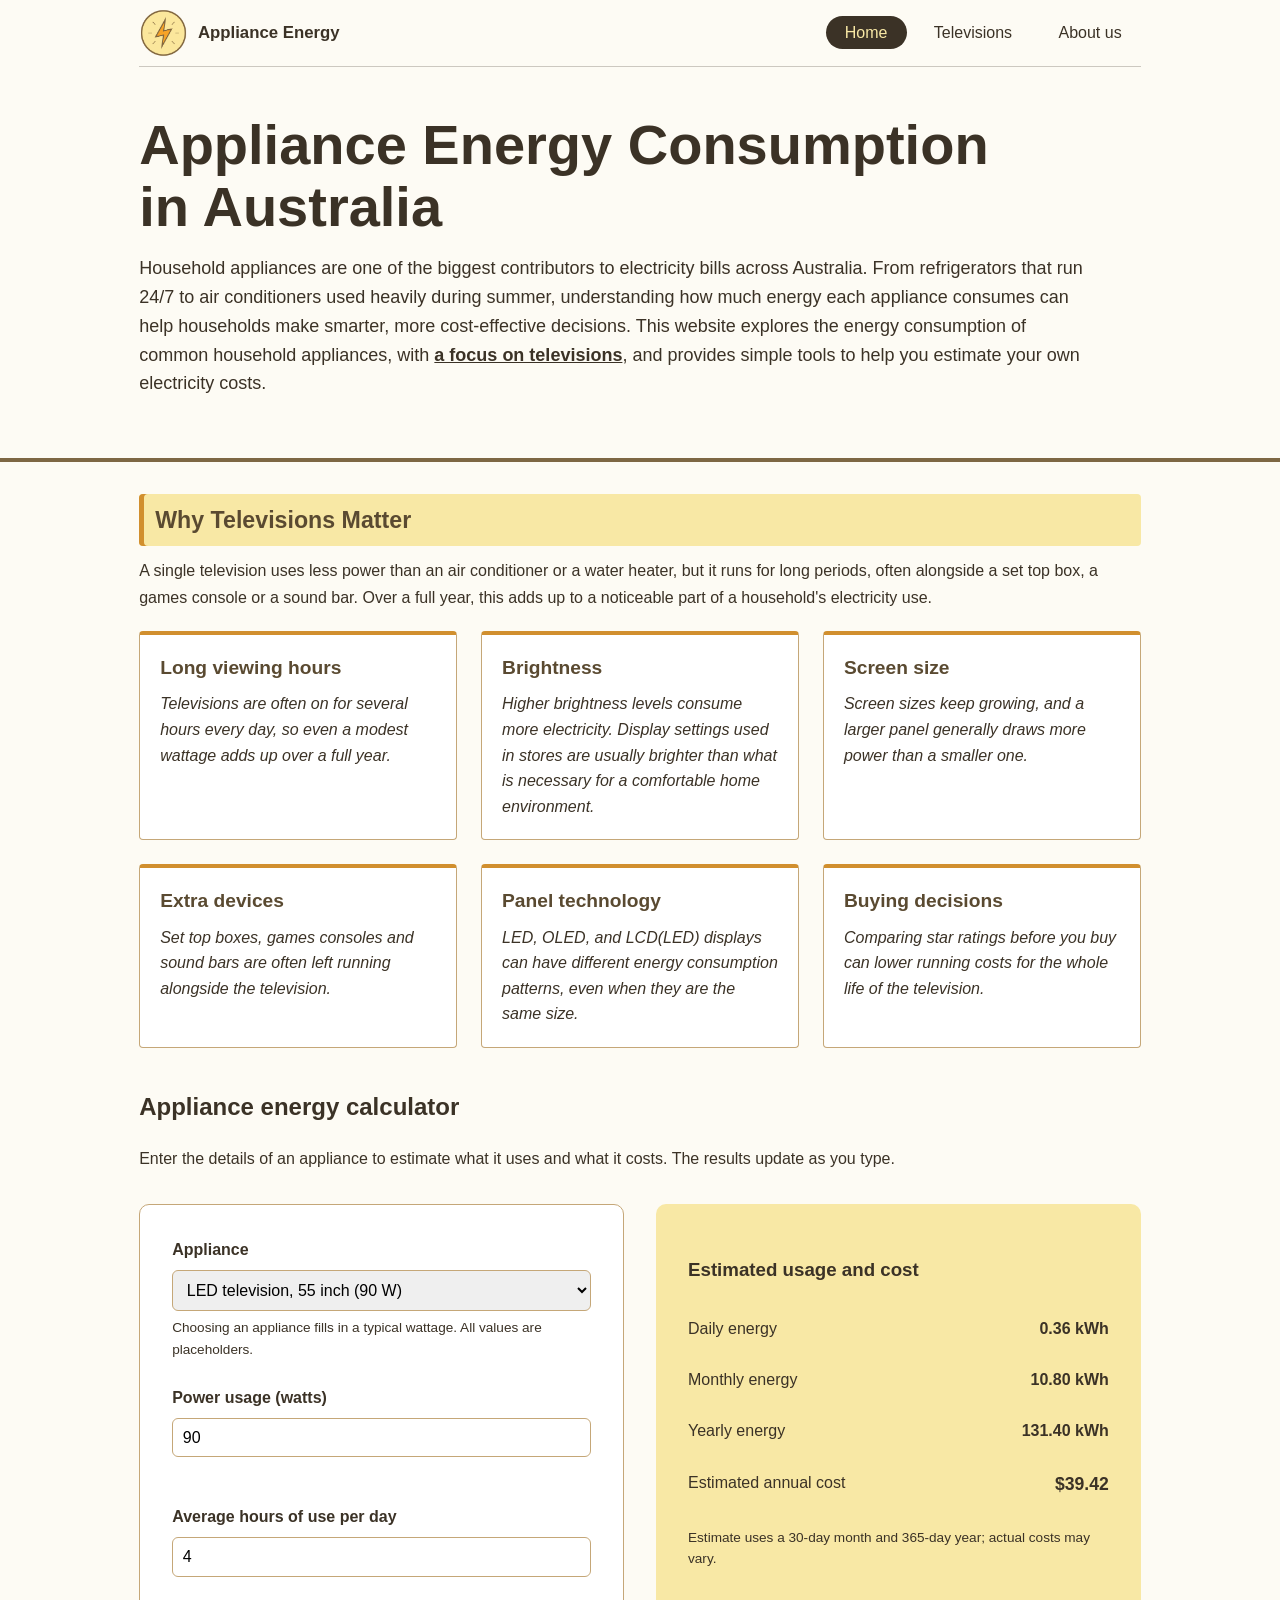
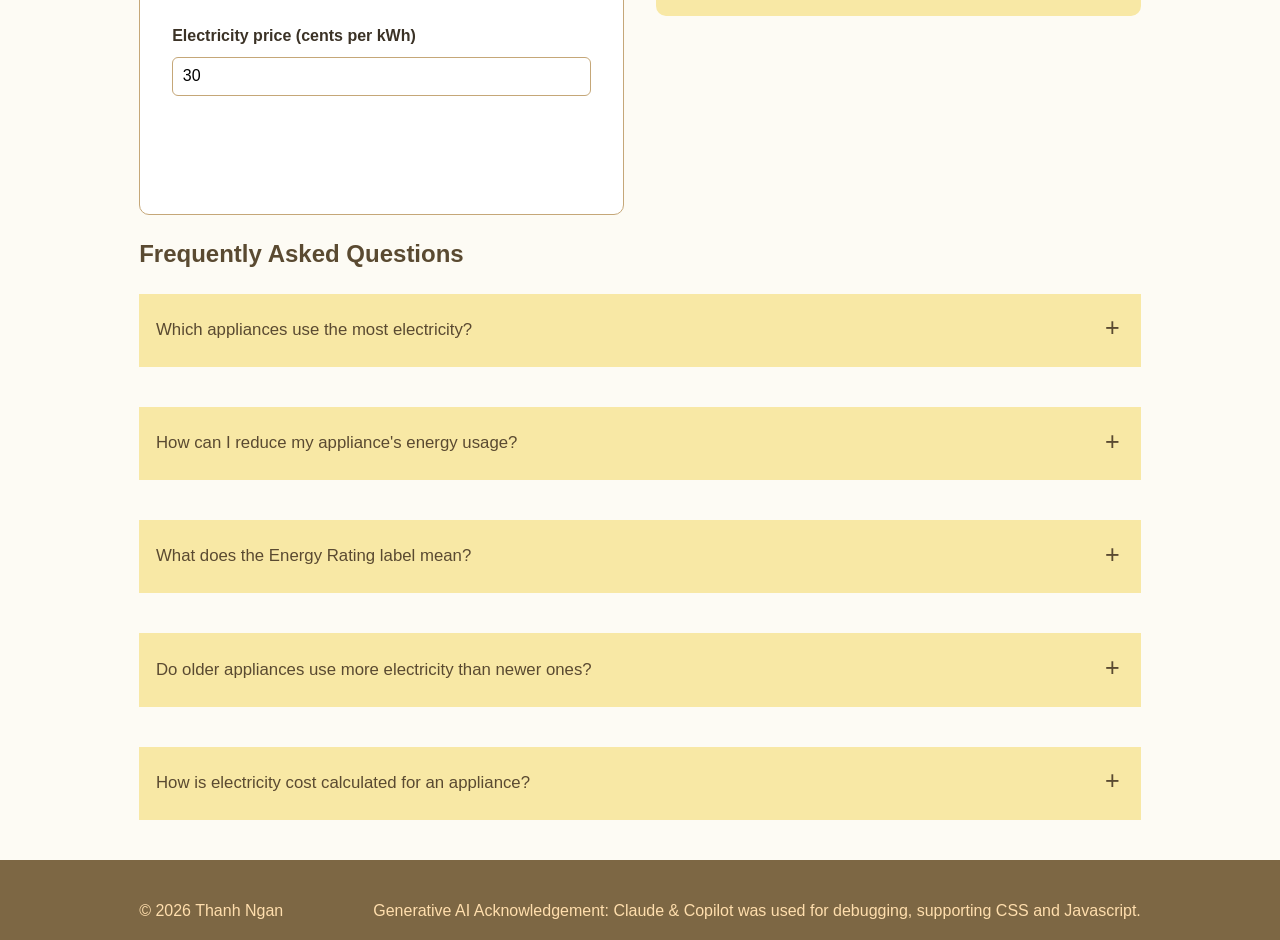
<file: index.html>
<!DOCTYPE html>
<html lang="en">
<head>
    <meta charset="UTF-8">
    <meta name="viewport" content="width=device-width, initial-scale=1.0">
    <title>Appliance Energy Consumption</title>
    <link rel="stylesheet" href="./assets/style.css">
    <script src="./assets/script.js" defer></script>
</head>
<body>
    <header class="site-header hero-header">
        <nav>
            <!-- Power Logo - return the user to the Home page when the logo is clicked -->
            <a href="index.html" class="logo_link">
                <img src="./assets/PowerIcon.png" alt="Power Logo">
                <span class="name">Appliance Energy</span>
            </a>
            <!-- Main navigation -->
            <ul>
                <li><a href="index.html" class="nav-home" aria-current="page">Home</a></li>
                <li><a href="televisions.html" class="nav-televisions">Televisions</a></li>
                <li><a href="about.html" class="nav-about">About us</a></li>
            </ul>
            <button class="toggle-menu" aria-label="Responsive Navigation Menu">☰</button>
        </nav>

        <div class="wrap">
            <h1>Appliance Energy Consumption<br>
                <span> in Australia</span>
            </h1>
            <p class="lead">Household appliances are one of the biggest contributors to electricity bills across Australia. From refrigerators that run 24/7 to air conditioners used heavily during summer, 
                understanding how much energy each appliance consumes can help households make smarter, more cost-effective decisions. This website explores the energy consumption of common 
                household appliances, with <strong><u> a focus on televisions</u></strong>, and provides simple tools to help you estimate your own electricity costs.</p>
        </div>
    </header>

    <!-- This is the main content in the Home page -->
    <main>
        <h2 class="head2">Why Televisions Matter</h2>
        <p class="sub-text">A single television uses less power than an air conditioner or a water heater, but it runs for 
            long periods, often alongside a set top box, a games console or a sound bar. Over a full year, this adds up to 
            a noticeable part of a household's electricity use.
        </p>
        <div class="card-grid">
            <article class="card-1">
                <h3>Long viewing hours</h3>
                <p><em>Televisions are often on for several hours every day, so even a modest wattage adds up over a full year.</em></p>
            </article>

            <article class="card-2">
                <h3>Brightness</h3>
                <p><em>Higher brightness levels consume more electricity. Display settings used in stores are usually brighter than what is necessary for a comfortable home environment.</em></p>
            </article>

            <article class="card-3">
                <h3>Screen size</h3>
                <p><em>Screen sizes keep growing, and a larger panel generally draws more power than a smaller one.</em></p>
            </article>

            <article class="card-4">
                <h3>Extra devices</h3>
                <p><em>Set top boxes, games consoles and sound bars are often left running alongside the television.</em></p>
            </article>

            <article class="card-5">
                <h3>Panel technology</h3>
                <p><em>LED, OLED, and LCD(LED) displays can have different energy consumption patterns, even when they are the same size.</em></p>
            </article>

            <article class="card-6">
                <h3>Buying decisions</h3>
                <p><em>Comparing star ratings before you buy can lower running costs for the whole life of the television.</em></p>
            </article>
        </div>

        <section class="calc-section container" id="appliance-energy-calculator">
            <h2>Appliance energy calculator</h2>
            <p>Enter the details of an appliance to estimate what it uses and what it costs. The results update as you type.</p>
            <div class="calc">
                <form class="calc-form" id="calc-form" novalidate>
                    <div class="field">
                        <label for="appliance">Appliance</label>
                        <select id="appliance" name="appliance">
                            <option value="custom">Enter my own wattage</option>
                            <option value="90" selected>LED television, 55 inch (90 W)</option>
                            <option value="120">LED television, 65 inch (120 W)</option>
                        </select>
                        <p class="hint">Choosing an appliance fills in a typical wattage. All values are placeholders.</p>
                    </div>

                    <div class="field">
                        <label for="watts">Power usage (watts)</label>
                        <input type="number" id="watts" name="watts" min="0" max="10000" step="1" value="90" required>
                        <p class="error" id="watts-error" role="alert"></p>
                    </div>

                    <div class="field">
                        <label for="hours">Average hours of use per day</label>
                        <input type="number" id="hours" name="hours" min="0" max="24" step="0.5" value="4" required>
                        <p class="error" id="hours-error" role="alert"></p>
                    </div>

                    <div class="field">
                        <label for="price">Electricity price (cents per kWh)</label>
                        <input type="number" id="price" name="price" min="0" max="200" step="0.1" value="30" required>
                        <p class="error" id="price-error" role="alert"></p>
                    </div>
                    <button type="submit" class="btn">Calculate</button>
                </form>

                <div class="calc-result">
                    <h3>Estimated usage and cost</h3>
                    <div class="result-row">
                        <span>Daily energy</span>
                        <strong id="result-daily">–</strong>
                    </div>
                    <div class="result-row">
                        <span>Monthly energy</span>
                        <strong id="result-monthly">–</strong>
                    </div>
                    <div class="result-row">
                        <span>Yearly energy</span>
                        <strong id="result-yearly">–</strong>
                    </div>
                    <div class="result-row result-cost">
                        <span>Estimated annual cost</span>
                        <strong id="result-cost">–</strong>
                    </div>
                    <p class="result-note" id="result-note"></p>
                </div>
            </div>
        </section>

        <!--- FAQ section + Accordion-->
            <h2 class="faq-section">Frequently Asked Questions</h2>
            <!-- FAQ - 1st question -->
            <div class="faq-box">
                <div class="faq">
                    <input type="checkbox" id="faq1">
                    <label class="faq-question" for="faq1">Which appliances use the most electricity?</label>
                    <div class="faq-answer">
                        <em>
                        Air conditioners, water heaters, refrigerators, and washing machines are typically among the highest energy-consuming appliances in an Australian household.
                        </em>
                    </div>
                </div>

            <!-- FAQ - 2nd question -->
                <div class="faq">
                    <input type="checkbox" id="faq2">
                    <label class="faq-question" for="faq2"> How can I reduce my appliance's energy usage?</label>
                    <div class="faq-answer">
                        <em>
                        Simple steps include switching off appliances at the wall when not in use, choosing energy-efficient models (look for the Energy Rating label), and running appliances like washing machines during off-peak electricity hours.
                        </em>
                    </div>
                </div>

            <!-- FAQ - 3rd question -->
                <div class="faq">
                    <input type="checkbox" id="faq3">
                    <label class="faq-question" for="faq3"> What does the Energy Rating label mean?</label>
                    <div class="faq-answer">
                        <em>
                        The Energy Rating label shows how energy-efficient an appliance is, using a star system — the more stars, the more efficient the appliance, meaning lower running costs over time.
                        </em>
                    </div>
                </div>

            <!-- FAQ - 4th question -->
                <div class="faq">
                    <input type="checkbox" id="faq4">
                    <label class="faq-question" for="faq4"> Do older appliances use more electricity than newer ones?</label>
                    <div class="faq-answer">
                        <em>
                        In most cases, yes. Older appliances often lack modern energy-saving technology, so they tend to consume significantly more electricity than newer, more efficient models.
                        </em>
                    </div>
                </div>

            <!-- FAQ - 5th question -->
                <div class="faq">
                    <input type="checkbox" id="faq5">
                    <label class="faq-question" for="faq5"> How is electricity cost calculated for an appliance?</label>
                    <div class="faq-answer">
                        <em>
                        Electricity cost is generally calculated by multiplying an appliance's power usage (in kilowatts) by the number of hours it is used, then multiplying that by the electricity price per kilowatt-hour.
                        </em>
                    </div>
                </div>
            </div>
    </main>

    <footer class="footer-content">
        <div class="container footer-inner">
            <div>&copy; <span id="footer-year">2026 -</span> Thanh Ngan</div>
            <div>Generative AI Acknowledgement: Claude & Copilot was used for debugging, supporting CSS and Javascript.</div>
        </div>
    </footer>
    
</body>
</html>
</file>
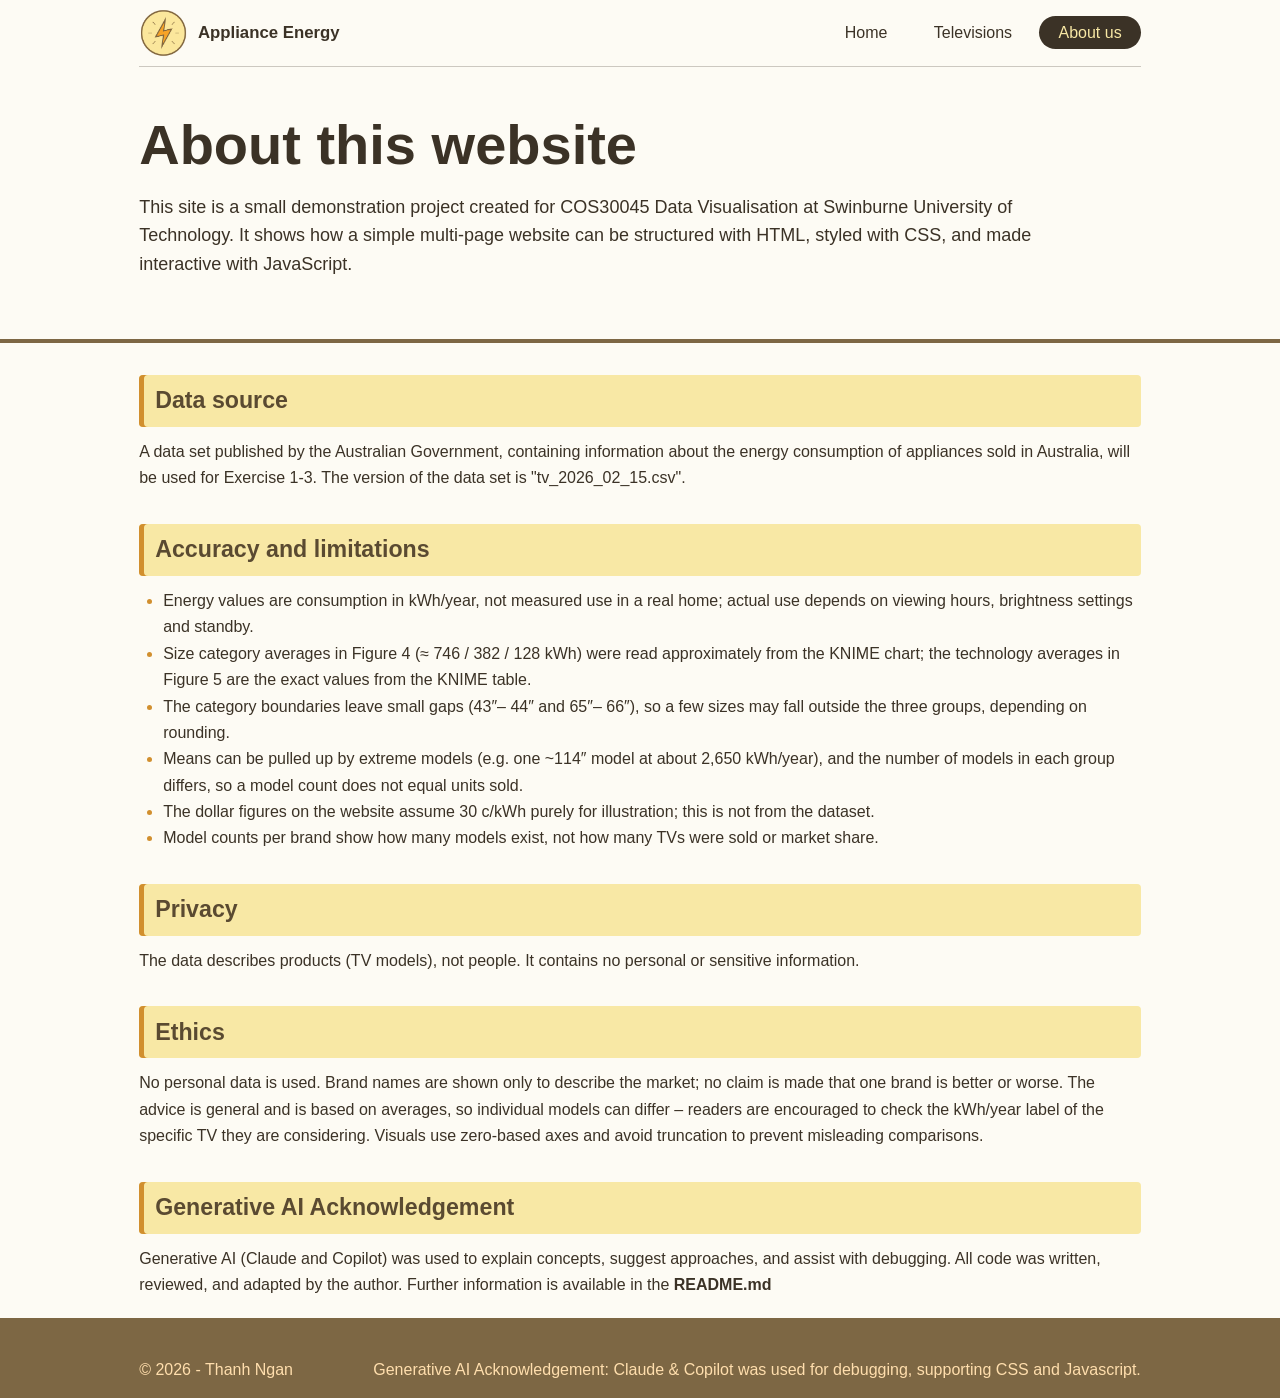
<file: about.html>
<!DOCTYPE html>
<html lang="en">
<head>
    <meta charset="UTF-8">
    <meta name="viewport" content="width=device-width, initial-scale=1.0">
    <title>Appliance Energy Consumption</title>
    <link rel="stylesheet" href="./assets/style.css">
</head>
<body>
    <header class="site-header hero-header">
        <nav>
            <!-- Power Logo - return the user to the Home page when the logo is clicked -->
            <a href="index.html" class="logo_link">
                <img src="./assets/PowerIcon.png" alt="Power Logo">
                <span class="name">Appliance Energy</span>
            </a>
            <!-- Main navigation -->
            <ul>
                <li><a href="index.html" class="nav-home">Home</a></li>
                <li><a href="televisions.html" class="nav-televisions">Televisions</a></li>
                <li><a href="about.html" class="nav-about" aria-current="page">About us</a></li>
            </ul>
            <button class="toggle-menu" aria-label="Responsive Navigation Menu">☰</button>
        </nav>

        <div class="wrap">
            <h1>About this website</h1>
            <p class="lead">This site is a small demonstration project created for COS30045 Data Visualisation at Swinburne University of Technology. 
            It shows how a simple multi-page website can be structured with HTML, styled with CSS, and made interactive with JavaScript.</p>
        </div>
    </header>
<!------------------------------------------------------------------------------------------------------------------->
    <main class="about-page">
        <h2 class="head2">Data source</h2>
        <p class="sub-text">A data set published by the Australian Government, containing information about the energy consumption of appliances sold in Australia, will be used for Exercise 1-3. The version of the data set is "tv_2026_02_15.csv".</p>

        <h2 class="head2">Accuracy and limitations</h2>
        <ul class="sub-text">
            <li class="sub-text">Energy values are consumption in kWh/year, not measured use in a real home; actual use depends on viewing hours, brightness settings and standby.</li>
            <li class="sub-text">Size category averages in Figure 4 (≈ 746 / 382 / 128 kWh) were read approximately from the KNIME chart; the technology averages in Figure 5 are the exact values from the KNIME table.</li>
            <li class="sub-text">The category boundaries leave small gaps (43″– 44″ and 65″– 66″), so a few sizes may fall outside the three groups, depending on rounding.</li>
            <li class="sub-text">Means can be pulled up by extreme models (e.g. one ~114″ model at about 2,650 kWh/year), and the number of models in each group differs, so a model count does not equal units sold.</li>
            <li class="sub-text">The dollar figures on the website assume 30 c/kWh purely for illustration; this is not from the dataset.</li>
            <li class="sub-text">Model counts per brand show how many models exist, not how many TVs were sold or market share.</li>
        </ul>

        <h2 class="head2">Privacy</h2>
        <p class="sub-text">The data describes products (TV models), not people. It contains no personal or sensitive information.</p>

        <h2 class="head2">Ethics</h2>
        <p class="sub-text">No personal data is used. Brand names are shown only to describe the market; no claim is made that one brand is better or worse. The advice is general and is based on averages, so individual models can differ – readers are encouraged to check the kWh/year label of the specific TV they are considering. Visuals use zero-based axes and avoid truncation to prevent misleading comparisons.</p>
            
        <h2 class="head2">Generative AI Acknowledgement</h2>
        <p class="sub-text">Generative AI (Claude and Copilot) was used to explain concepts, suggest approaches, and assist with debugging. All code was written, reviewed, and adapted by the author. Further information is available in the <strong>README.md</strong></p>
            
    </main>

<!------------------------------------------------------------------------------------------------------------------->
    <footer class="footer-content">
        <div class="container footer-inner">
            <div>&copy; <span id="footer-year">2026 -</span> Thanh Ngan</div>
            <div>Generative AI Acknowledgement: Claude & Copilot was used for debugging, supporting CSS and Javascript.</div>
        </div>
    </footer>
    
</body>
</html>
</file>
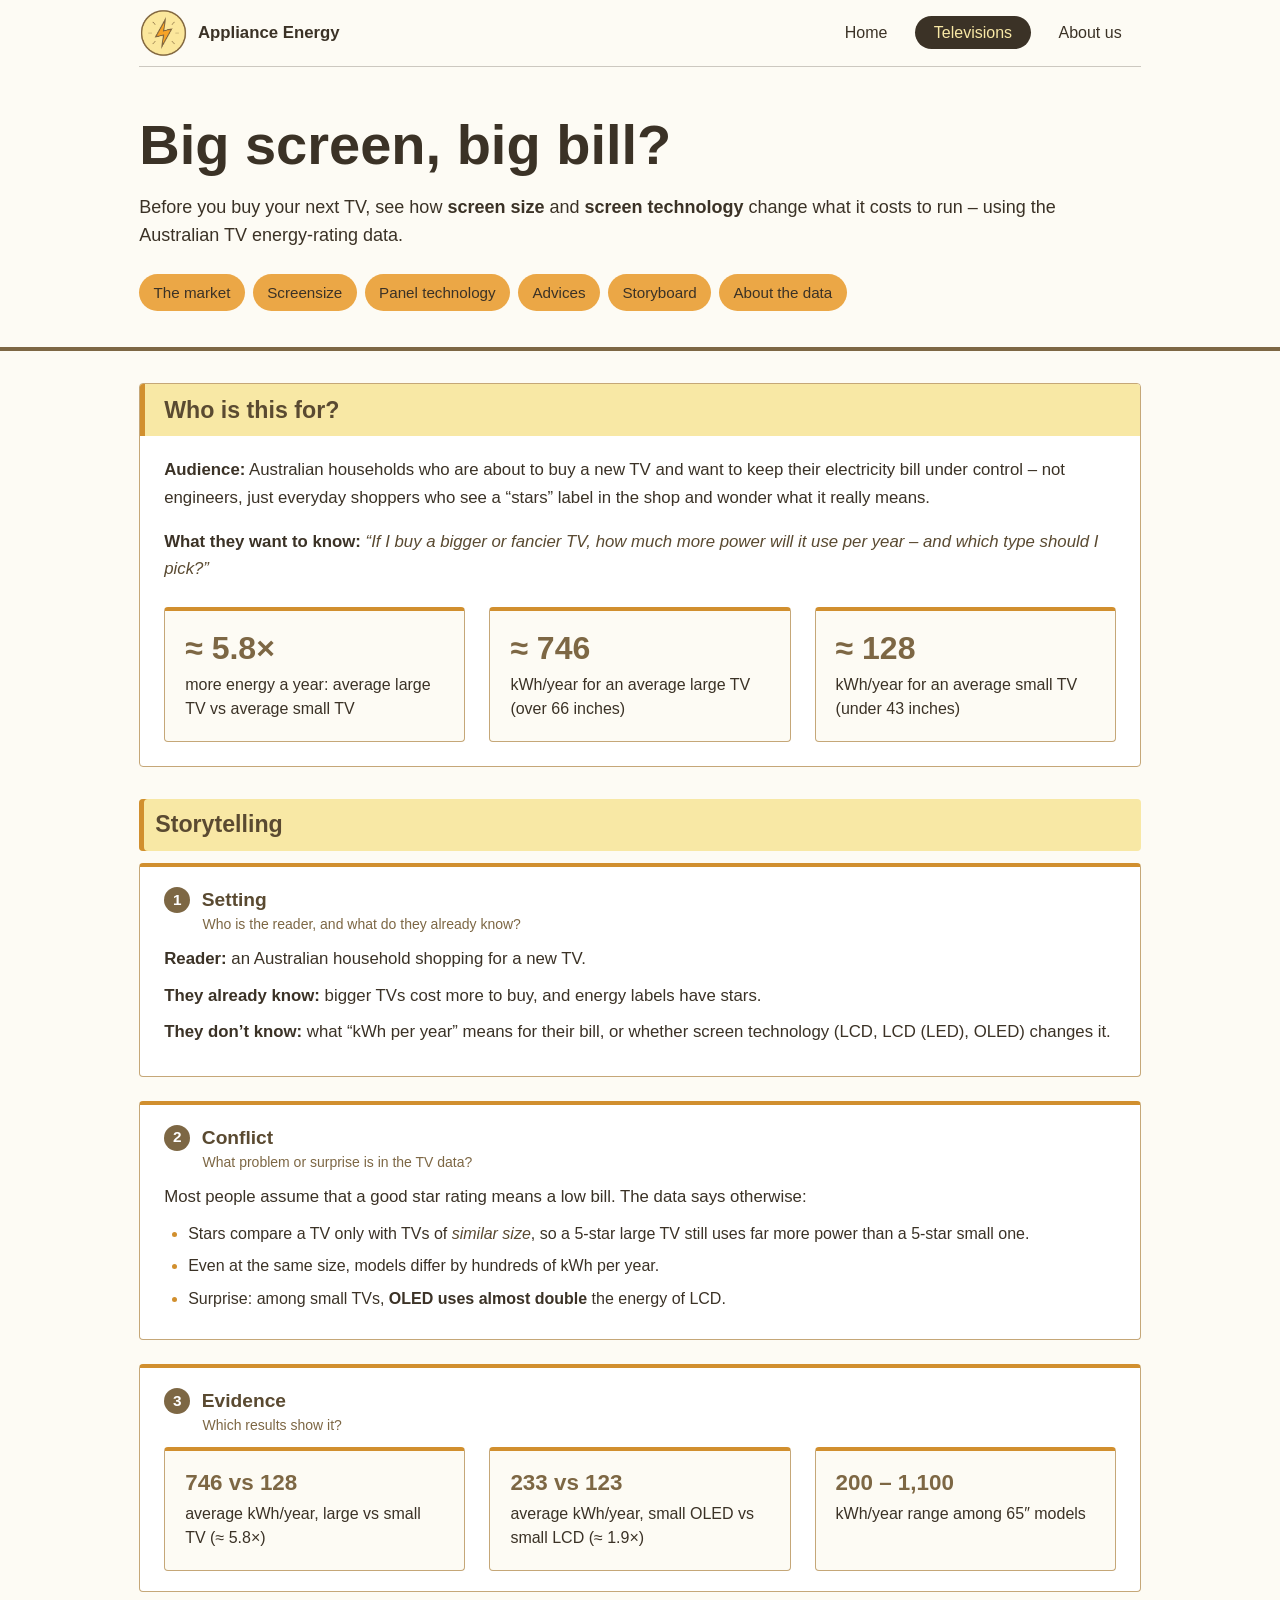
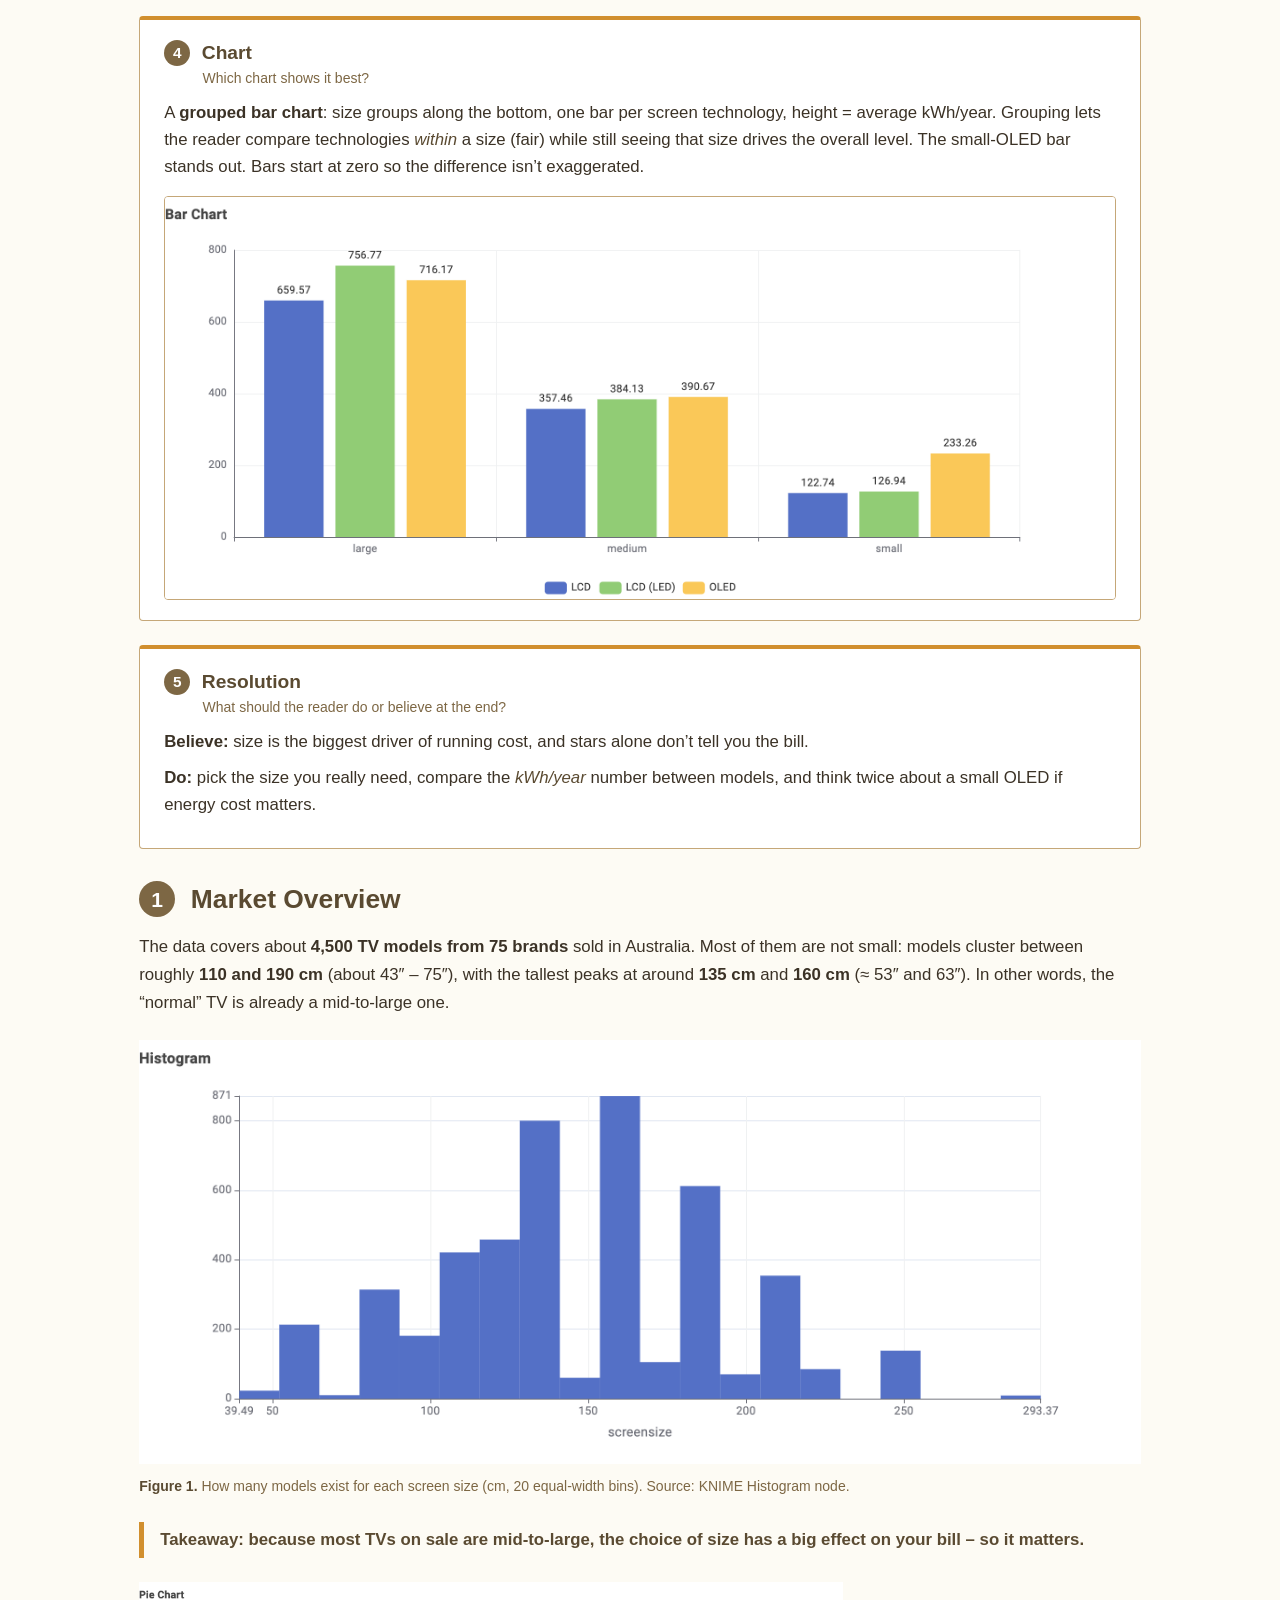
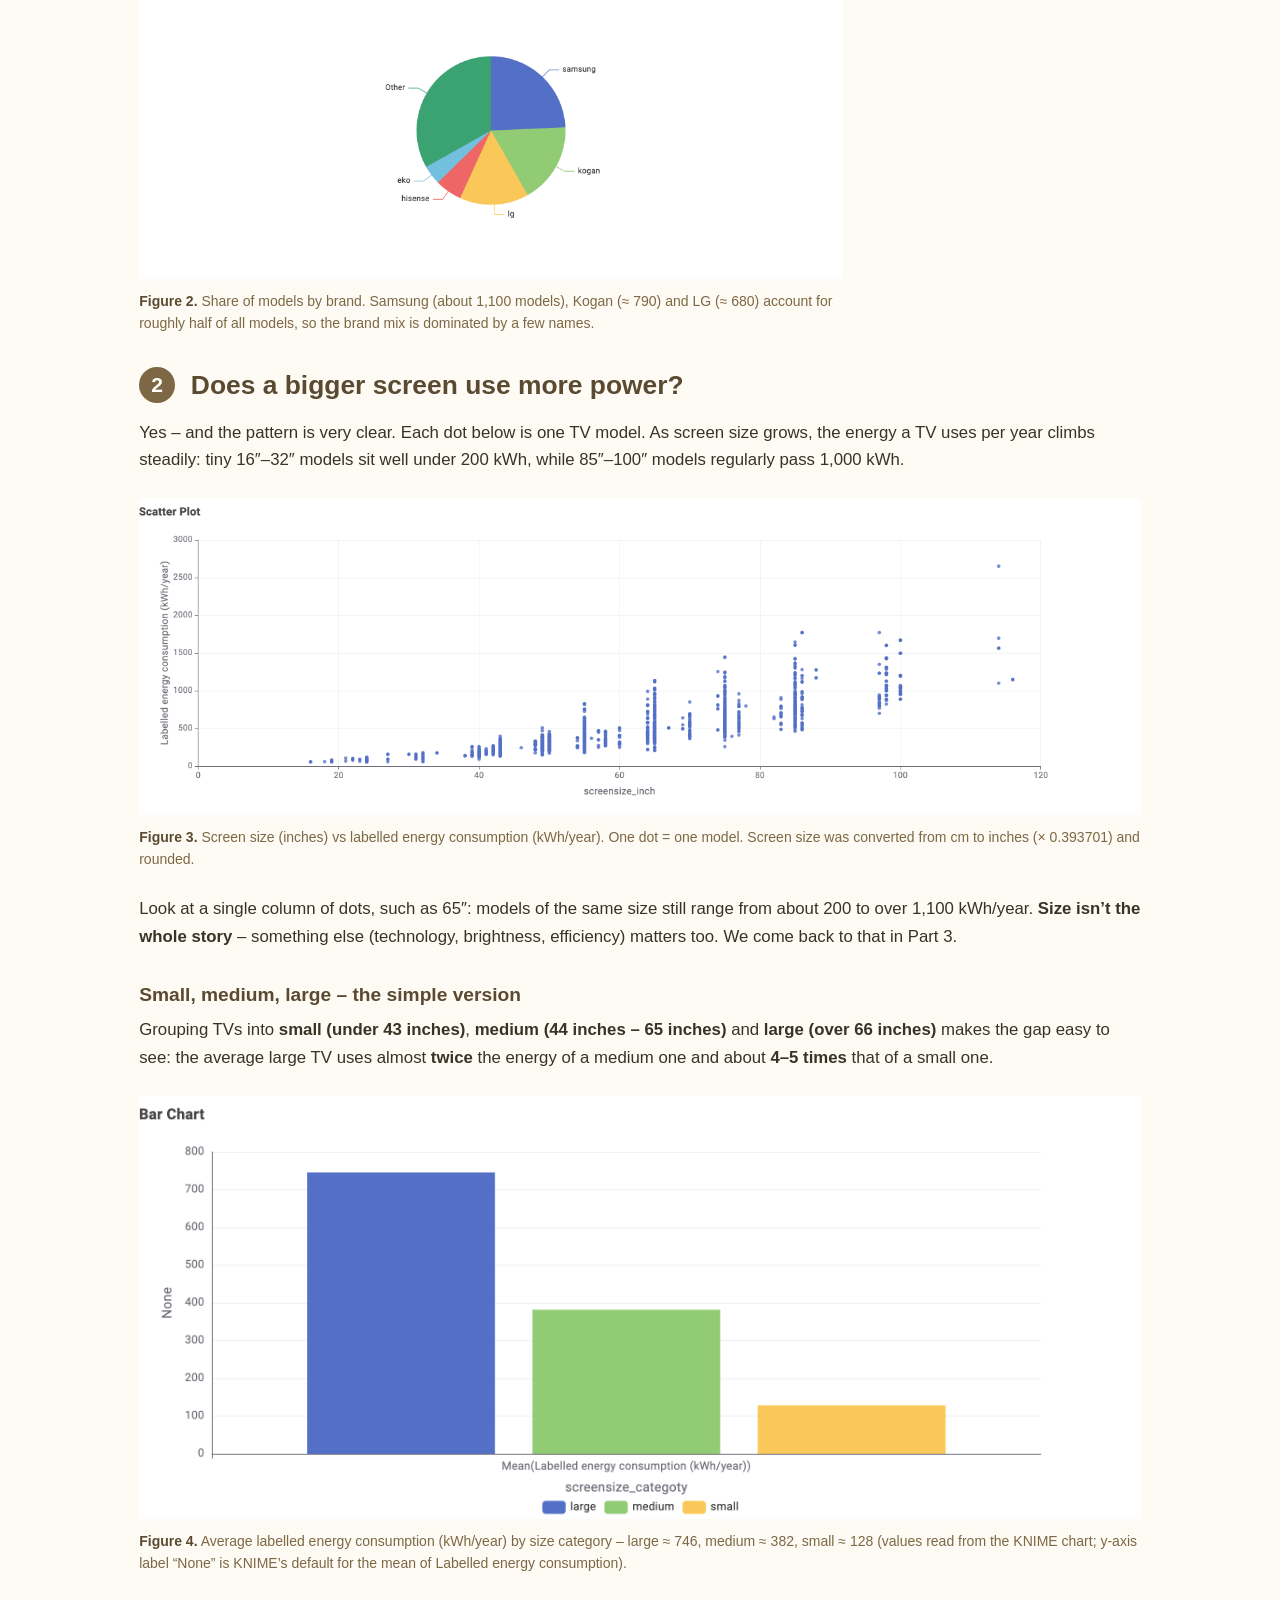
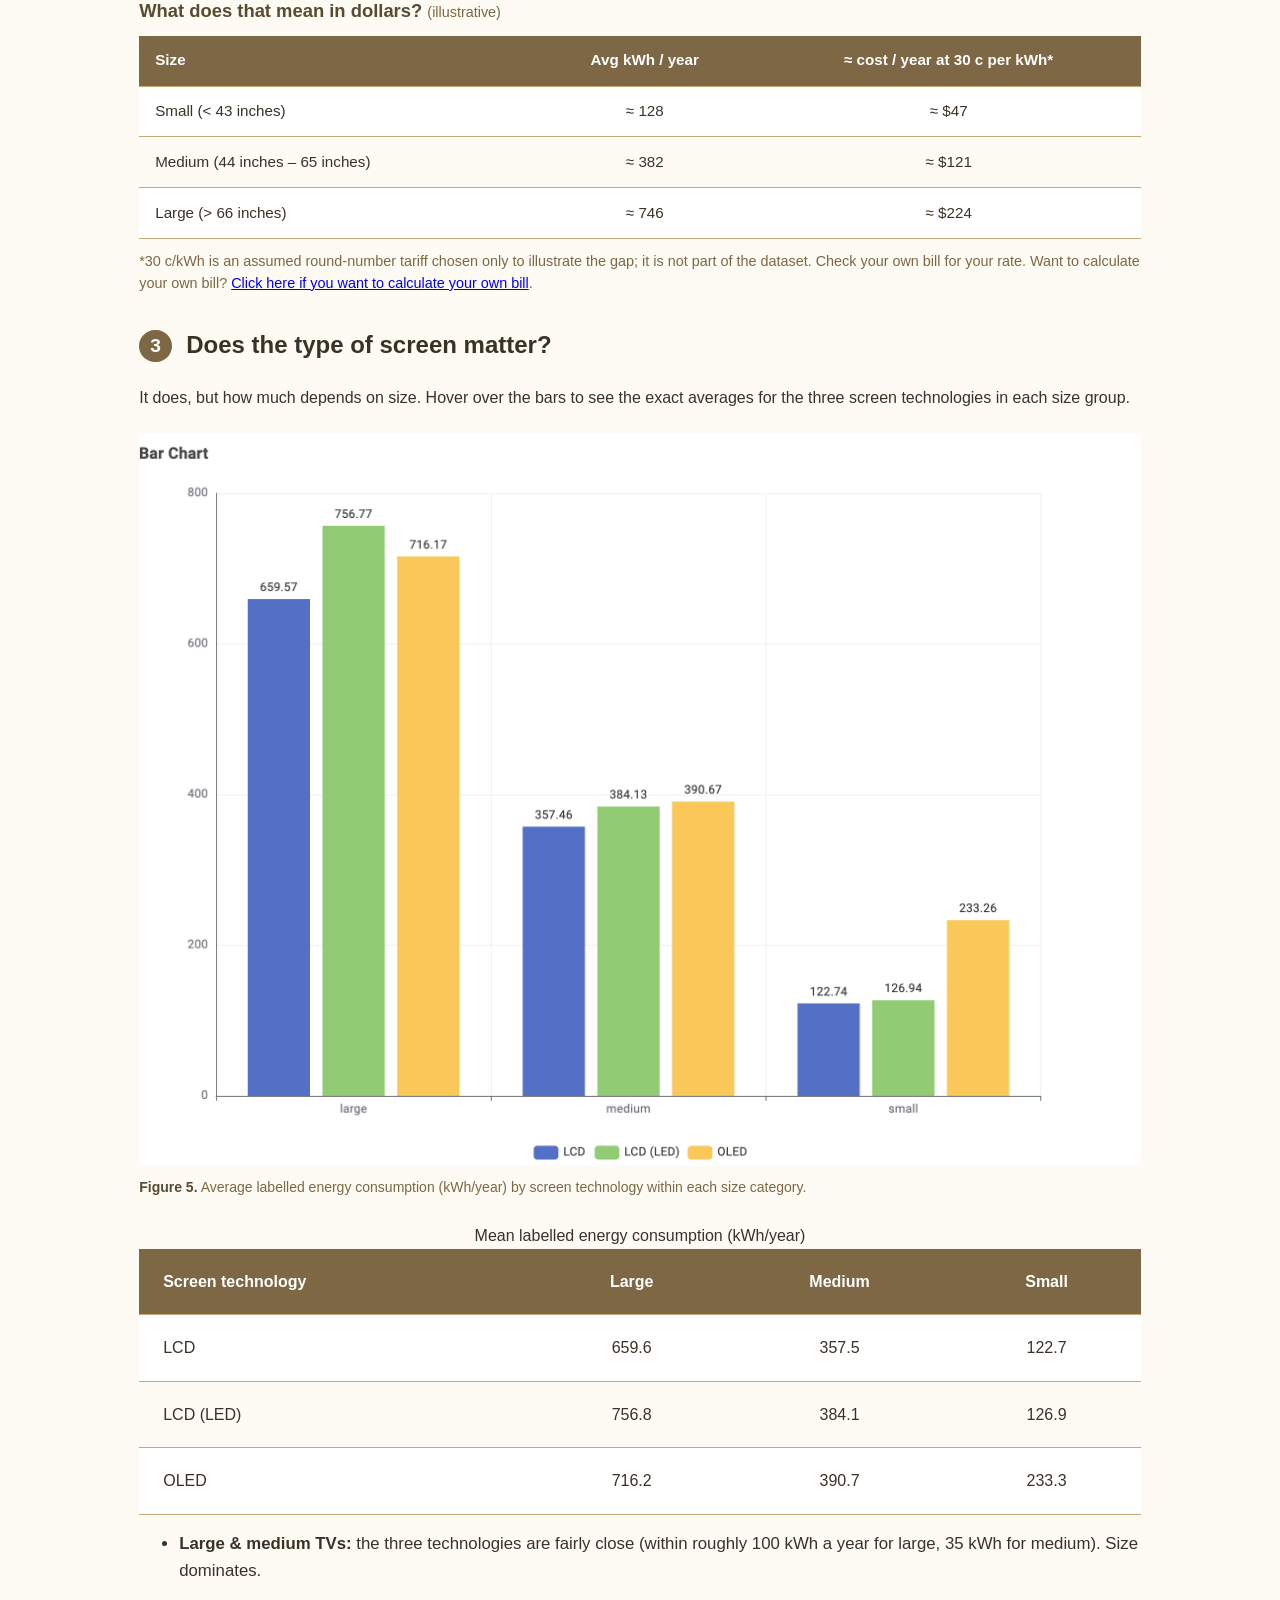
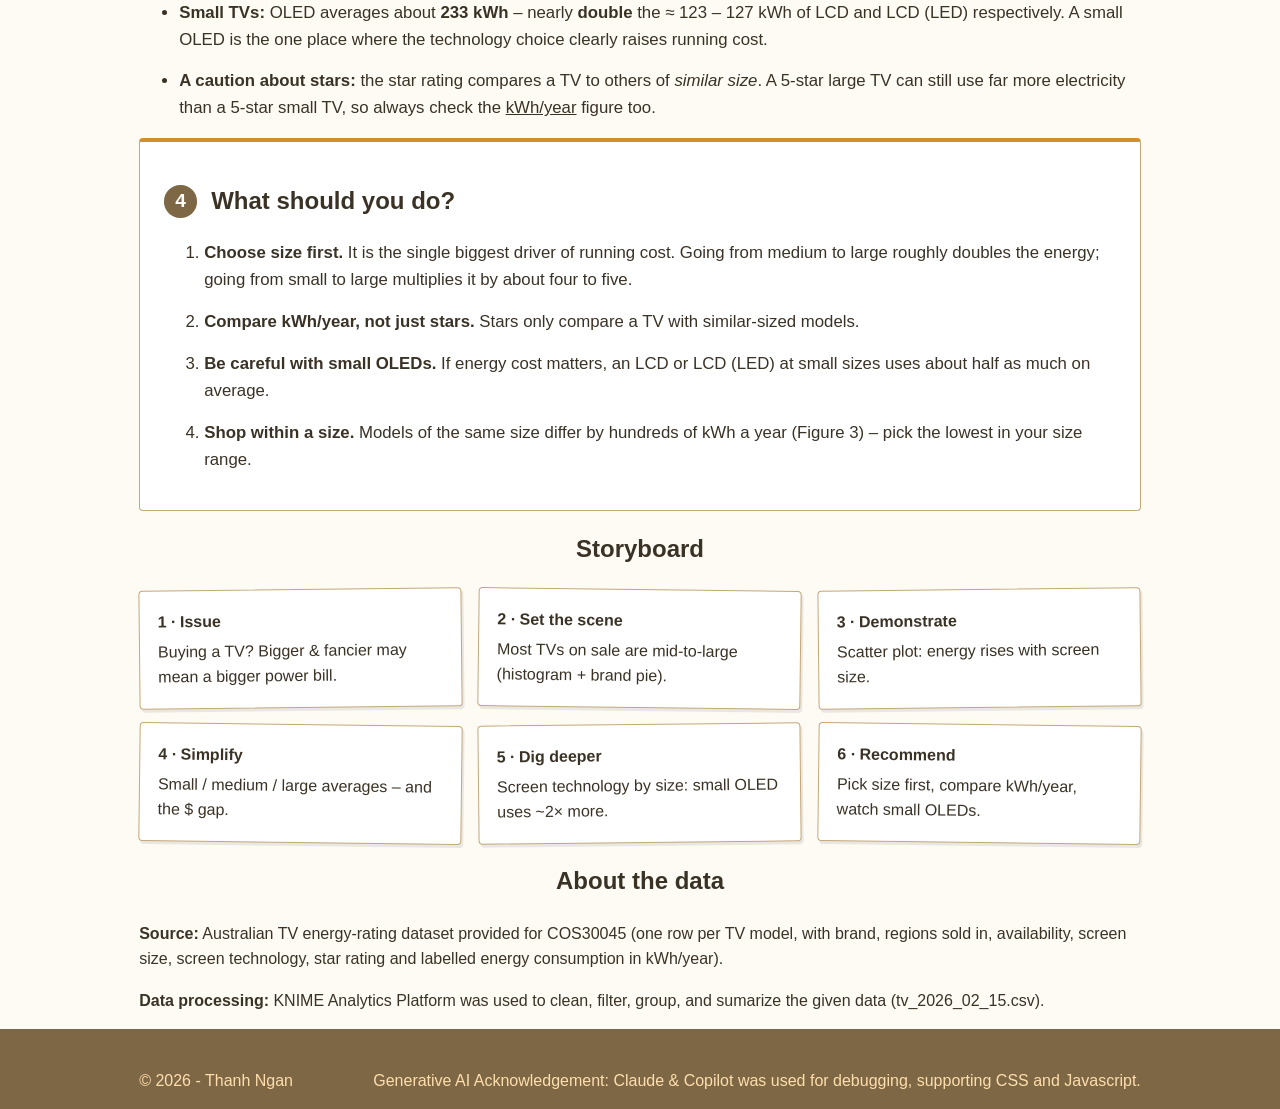
<file: televisions.html>
<!DOCTYPE html>
<html lang="en">
<head>
    <meta charset="UTF-8">
    <meta name="viewport" content="width=device-width, initial-scale=1.0">
    <title>Appliance Energy Consumption</title>
    <link rel="stylesheet" href="./assets/style.css">
</head>
<body>
    <header class="site-header hero-header">
        <nav>
            <!-- Power Logo - return the user to the Home page when the logo is clicked -->
            <a href="index.html" class="logo_link">
                <img src="./assets/PowerIcon.png" alt="Power Logo">
                <span class="name">Appliance Energy</span>
            </a>
            <!-- Main navigation -->
            <ul>
                <li><a href="index.html" class="nav-home">Home</a></li>
                <li><a href="televisions.html" class="nav-televisions" aria-current="page">Televisions</a></li>
                <li><a href="about.html" class="nav-about">About us</a></li>
            </ul>
            <button class="toggle-menu" aria-label="Responsive Navigation Menu">☰</button>
        </nav>

        <div class="wrap">
            <h1>Big screen, big bill?</h1>
            <p class="lead">Before you buy your next TV, see how <strong>screen size</strong> and <strong>screen technology</strong> change what it costs to run – using the Australian TV energy-rating data.</p>
            <div class="hero-links">
                <a href="#market">The market</a>
                <a href="#size">Screensize</a>
                <a href="#tech">Panel technology</a>
                <a href="#advice">Advices</a>
                <a href="#storyboard">Storyboard</a>
                <a href="#about">About the data</a>
            </div>
        </div>
    </header>
<!----------------------------------------------------------------------------------------------------------------------------------------->
    <main class="televisions-page">
        <section class="callout">
            <h2>Who is this for?</h2>
            <p><strong>Audience:</strong> Australian households who are about to buy a new TV and want to keep their electricity bill under control – not engineers, just everyday shoppers who see a “stars” label in the shop and wonder what it really means.</p>
            <p><strong>What they want to know:</strong> <em>“If I buy a bigger or fancier TV, how much more power will it use per year – and which type should I pick?”</em></p>
            <div class="kpis">
                <!-- 746 : 128 ≈ 5.8 -->
                <div class="kpi"><span class="num">≈ 5.8×</span><span class="lbl">more energy a year: average large TV vs average small TV</span></div>
                <div class="kpi"><span class="num">≈ 746</span><span class="lbl">kWh/year for an average large TV (over 66 inches)</span></div>
                <div class="kpi"><span class="num">≈ 128</span><span class="lbl">kWh/year for an average small TV (under 43 inches)</span></div>
            </div>
        </section>

        <section id="framework">
            <h2>Storytelling</h2>
            <div class="five">
                <div class="five-item">
                    <h3><span class="step">1</span> Setting <small>Who is the reader, and what do they already know?</small></h3>
                    <p><strong>Reader:</strong> an Australian household shopping for a new TV.</p>
                    <p><strong>They already know:</strong> bigger TVs cost more to buy, and energy labels have stars.</p>
                    <p><strong>They don’t know:</strong> what “kWh per year” means for their bill, or whether screen technology (LCD, LCD (LED), OLED) changes it.</p>
                </div>
                
                <div class="five-item">
                    <h3><span class="step">2</span> Conflict <small>What problem or surprise is in the TV data?</small></h3>
                    <p>Most people assume that a good star rating means a low bill. The data says otherwise:</p>
                    <ul>
                        <li>Stars compare a TV only with TVs of <em>similar size</em>, so a 5-star large TV still uses far more power than a 5-star small one.</li>
                        <li>Even at the same size, models differ by hundreds of kWh per year.</li>
                        <li>Surprise: among small TVs, <strong>OLED uses almost double</strong> the energy of LCD.</li>
                    </ul>
                </div>

                <div class="five-item">
                    <h3><span class="step">3</span> Evidence <small>Which results show it?</small></h3>
                    <div class="kpis small">      
                        <div class="kpi"><span class="num">746 vs 128</span><span class="lbl">average kWh/year, large vs small TV (≈ 5.8×)</span></div>
                        <div class="kpi"><span class="num">233 vs 123</span><span class="lbl">average kWh/year, small OLED vs small LCD (≈ 1.9×)</span></div>
                        <div class="kpi"><span class="num">200 – 1,100</span><span class="lbl">kWh/year range among 65″ models</span></div>
                     </div>
                </div>

                <div class="five-item">
                    <h3><span class="step">4</span> Chart <small>Which chart shows it best?</small></h3>
                    <p>A <strong>grouped bar chart</strong>: size groups along the bottom, one bar per screen technology, height = average kWh/year. Grouping lets the reader compare technologies <em>within</em> a size (fair) while still seeing that size drives the overall level. The small-OLED bar stands out. Bars start at zero so the difference isn’t exaggerated.</p>
                    <img src="./assets/Bar Chart 1.1" alt="Group bar chart showing average kWh/year by screen size and technology">
                </div>

                <div class="five-item">
                    <h3><span class="step">5</span> Resolution <small>What should the reader do or believe at the end?</small></h3>
                    <p><strong>Believe:</strong> size is the biggest driver of running cost, and stars alone don’t tell you the bill.</p>
                    <p><strong>Do:</strong> pick the size you really need, compare the <em>kWh/year</em> number between models, and think twice about a small OLED if energy cost matters.</p>
                </div>
            </div>
        </section>

        <section id="market">
            <h2><span class="step">1</span> Market Overview</h2>
            <p> The data covers about <strong>4,500 TV models from 75 brands</strong> sold in Australia. Most of them are not small: models cluster between roughly <strong>110 and 190 cm</strong> (about 43″ – 75″), with the tallest peaks at around <strong>135 cm</strong> and <strong>160 cm</strong> (≈ 53″ and 63″). In other words, the “normal” TV is already a mid-to-large one.</p>

            <figure>
                <img src="./assets/Histogram.png" alt="Histogram of TV screen sizes in cm with 20 bins; peaks near 135 cm and 160 cm">
                <figcaption><strong>Figure 1.</strong> How many models exist for each screen size (cm, 20 equal-width bins). Source: KNIME Histogram node.</figcaption>
            </figure>

            <p class="takeaway">Takeaway: because most TVs on sale are mid-to-large, the choice of size has a big effect on your bill – so it matters.</p>

            <figure class="narrow">
                <img src="./assets/Pie Chart.png" alt="Pie chart of number of TV models per brand: Samsung, Kogan, LG, Hisense, Eko and Other">
                <figcaption><strong>Figure 2.</strong> Share of models by brand. Samsung (about 1,100 models), Kogan (≈ 790) and LG (≈ 680) account for roughly half of all models, so the brand mix is dominated by a few names.</figcaption>
            </figure>
        </section>

        <section id="size">
            <h2><span class="step">2</span> Does a bigger screen use more power?</h2>
            <p>Yes – and the pattern is very clear. Each dot below is one TV model. As screen size grows, the energy a TV uses per year climbs steadily: tiny 16″–32″ models sit well under 200 kWh, while 85″–100″ models regularly pass 1,000 kWh.</p>

            <figure>
                <img src="./assets/Scatter Plot.png" alt="Scatter plot of screen size in inches against labelled energy consumption in kWh per year, rising trend">
                <figcaption><strong>Figure 3.</strong> Screen size (inches) vs labelled energy consumption (kWh/year). One dot = one model. Screen size was converted from cm to inches (× 0.393701) and rounded.</figcaption>
            </figure>

            <p>Look at a single column of dots, such as 65″: models of the same size still range from about 200 to over 1,100 kWh/year. <strong>Size isn’t the whole story</strong> – something else (technology, brightness, efficiency) matters too. We come back to that in Part 3.</p>

            <h3>Small, medium, large – the simple version</h3>
            <p>Grouping TVs into <strong>small (under 43 inches)</strong>, <strong>medium (44 inches – 65 inches)</strong> and <strong>large (over 66 inches)</strong> makes the gap easy to see: the average large TV uses almost <strong>twice</strong> the energy of a medium one and about <strong>4–5 times</strong> that of a small one.</p>

            <figure>
                <img src="./assets/Bar Chart 1.2" alt="Bar chart of average energy consumption: large about 746, medium about 382, small about 128 kWh per year">
                <figcaption><strong>Figure 4.</strong> Average labelled energy consumption (kWh/year) by size category – large ≈ 746, medium ≈ 382, small ≈ 128 (values read from the KNIME chart; y-axis label “None” is KNIME’s default for the mean of Labelled energy consumption).</figcaption>
            </figure>

            <div class="cost">
                <h4>What does that mean in dollars? <span>(illustrative)</span></h4>
                <table>
                    <thead><tr><th>Size</th><th>Avg kWh / year</th><th>≈ cost / year at 30 c per kWh*</th></tr></thead>
                    <tbody>
                        <tr><td>Small (&lt; 43 inches)</td><td>≈ 128</td><td>≈ $47</td></tr>
                        <tr><td>Medium (44 inches – 65 inches)</td><td>≈ 382</td><td>≈ $121</td></tr>
                        <tr><td>Large (&gt; 66 inches)</td><td>≈ 746</td><td>≈ $224</td></tr>
                        </tbody>
                </table>
                <p class="note">*30 c/kWh is an assumed round-number tariff chosen only to illustrate the gap; it is not part of the dataset. Check your own bill for your rate. Want to calculate your own bill? <a href="index.html#appliance-energy-calculator">Click here if you want to calculate your own bill</a>.</p>
            </div>
        </section>

        <section id="tech">
            <h2><span class="step">3</span> Does the type of screen matter?</h2>
            <p>It does, but how much depends on size. Hover over the bars to see the exact averages for the three screen technologies in each size group.</p>

            <figure>
                <img src="./assets/Bar Chart 1.3" alt="Bar chart of average energy used by screen tech (LCD, LCD (LED), OLED) within each size category".>
                <figcaption><strong>Figure 5.</strong> Average labelled energy consumption (kWh/year) by screen technology within each size category.</figcaption>
            </figure>

            <table class="data">
                <caption>Mean labelled energy consumption (kWh/year)</caption>
                <thead><tr><th>Screen technology</th><th>Large</th><th>Medium</th><th>Small</th></tr></thead>
                <tbody>
                    <tr><td>LCD</td><td>659.6</td><td>357.5</td><td>122.7</td></tr>
                    <tr><td>LCD (LED)</td><td>756.8</td><td>384.1</td><td>126.9</td></tr>
                    <tr><td>OLED</td><td>716.2</td><td>390.7</td><td>233.3</td></tr>
                </tbody>
            </table>

            <ul class="findings">
                <li><strong>Large & medium TVs:</strong> the three technologies are fairly close (within roughly 100 kWh a year for large, 35 kWh for medium). Size dominates.</li>
                <li><strong>Small TVs:</strong> OLED averages about <strong>233 kWh</strong> – nearly <strong>double</strong> the ≈ 123 – 127 kWh of LCD and LCD (LED) respectively. A small OLED is the one place where the technology choice clearly raises running cost.</li>
                <li><strong>A caution about stars:</strong> the star rating compares a TV to others of <em>similar size</em>. A 5-star large TV can still use far more electricity than a 5-star small TV, so always check the <u>kWh/year</u> figure too.</li>
            </ul>
        </section>

        <section id="advice" class="recommend">
            <h2><span class="step">4</span> What should you do?</h2>
            <ol>
                <li><strong>Choose size first.</strong> It is the single biggest driver of running cost. Going from medium to large roughly doubles the energy; going from small to large multiplies it by about four to five.</li>
                <li><strong>Compare kWh/year, not just stars.</strong> Stars only compare a TV with similar-sized models.</li>
                <li><strong>Be careful with small OLEDs.</strong> If energy cost matters, an LCD or LCD (LED) at small sizes uses about half as much on average.</li>
                <li><strong>Shop within a size.</strong> Models of the same size differ by hundreds of kWh a year (Figure 3) – pick the lowest in your size range.</li>
            </ol>
        </section>

        <section id="storyboard">
            <h2>Storyboard</h2>
            <div class="board">
                <div class="note-card"><b>1 · Issue</b>Buying a TV? Bigger & fancier may mean a bigger power bill.</div>
                <div class="note-card"><b>2 · Set the scene</b>Most TVs on sale are mid-to-large (histogram + brand pie).</div>
                <div class="note-card"><b>3 · Demonstrate</b>Scatter plot: energy rises with screen size.</div>
                <div class="note-card"><b>4 · Simplify</b>Small / medium / large averages – and the $ gap.</div>
                <div class="note-card"><b>5 · Dig deeper</b>Screen technology by size: small OLED uses ~2× more.</div>
                <div class="note-card"><b>6 · Recommend</b>Pick size first, compare kWh/year, watch small OLEDs.</div>
            </div>
        </section>

        <section id="about">
            <h2>About the data</h2>
            <p><strong>Source:</strong> Australian TV energy-rating dataset provided for COS30045 (one row per TV model, with brand, regions sold in, availability, screen size, screen technology, star rating and labelled energy consumption in kWh/year).</p>
            <p><strong>Data processing:</strong> KNIME Analytics Platform was used to clean, filter, group, and sumarize the given data (tv_2026_02_15.csv).</p>
        </section>
    </main>

<!------------------------------------------------------------------------------------------------------------------->
    <footer class="footer-content">
        <div class="container footer-inner">
            <div>&copy; <span id="footer-year">2026 -</span> Thanh Ngan</div>
            <div>Generative AI Acknowledgement: Claude & Copilot was used for debugging, supporting CSS and Javascript.</div>
        </div>
    </footer>
    
</body>
</html>
</file>
<file: assets/style.css>
:root {
  --cream:       #F8E8A5;
  --navajo-white:#FFDEAD;
  --camel:       #c5a778;
  --amber:       #EBA746;
  --amber-dark:  #D18F2E;
  --brown:       #7D6744;
  --dark-brown:  #5A4A31;
  --dark-coffee: #3B3226;
  --border:      var(--camel);
  --page:        #FDFBF4;
  --surface:     #FFFFFF;
}

*,
*::before,
*::after {
  box-sizing: border-box;
}

/* ----------------------------------------------------------------------------------- */
/* Navigation */
.site-header nav {
  display: flex;
  align-items: center;
  justify-content: space-between;
  padding: 0 0;
  border-bottom: 4px solid var(--brown);
  margin-left: calc(50% - 50vw);
  margin-right: calc(50% - 50vw);
  padding-left: calc(50vw - 50%);
  padding-right: calc(50vw - 50%);
}

.logo_link {
  display: flex;
  align-items: center;
  gap: 0.6rem;
  text-decoration: none;
  color: var(--dark-coffee);
}

.logo_link img {
  height: 50px;
}

.logo_link .name {
  font-weight: bold;
  font-size: 1.05rem;
}

nav ul {
  display: flex;
  list-style: none;
  gap: 0.5rem;
}

nav ul a {
  text-decoration: none;
  color: var(--dark-coffee);
  padding: 0.5rem 1.2rem;
  border-radius: 999px;
  transition: background-color 0.2s;
}

nav ul a:hover {
  background-color: var(--cream);
}

nav ul a[aria-current="page"] {
  background: var(--amber);
  color: var(--surface);
}

.toggle-menu {
  display: none;   
  background: none;
  border: none;
  font-size: 1.5rem;
  cursor: pointer;
  color: var(--dark-coffee);
}

/* ----------------------------------------------------------------------------------- */
/* Hero header */
html {
  scroll-behavior: smooth;
}

.hero-header {
  margin-top: -1.2rem;                     
  margin-left: calc(50% - 50vw);
  margin-right: calc(50% - 50vw);
  padding: 0 calc(50vw - 50%) 2.25rem;
  background: var(--page);
  color: var(--dark-coffee);
  border-bottom: 4px solid var(--brown);
}

.hero-header nav {
  margin: 0;
  padding: 0.5rem 0;
  border-bottom: 1px solid rgba(59, 50, 38, 0.25);
}

.hero-header nav ul {
  margin: 0;
  padding: 0;
}

.hero-header nav ul a:hover {
  background-color: rgba(255, 255, 255, 0.45);
}

.hero-header nav ul a[aria-current="page"] {
  background: var(--dark-coffee);
  color: var(--cream);
}

.hero-header .wrap {
  max-width: 65rem;
  margin: 0 auto;
  padding: 2.25rem 0 0;
}

.hero-header .eyebrow {
  margin: 0;
  font-size: 0.85rem;
  letter-spacing: 0.08em;
  text-transform: uppercase;
  opacity: 0.85;
}

.hero-header h1 {
  font-size: clamp(2.25rem, 5vw, 3.5rem);
  margin: 0.2em 0 0.3em;
  line-height: 1.1;
  color: var(--dark-coffee);
}

.hero-header .lead {
  font-size: 1.125rem;
  max-width: 60rem;
  margin: 0 0 1.5rem;
  line-height: 1.6;
}

.hero-links {
  display: flex;
  flex-wrap: wrap;
  gap: 0.5rem;
}

.hero-links a {
  color: var(--dark-coffee);
  text-decoration: none;
  background: var(--amber);
  padding: 0.4rem 0.9rem;
  border-radius: 999px;
  font-size: 0.95rem;
  transition: background-color 0.2s;
}

.hero-links a:hover {
  background: var(--navajo-white)
}

/* ----------------------------------------------------------------------------------- */
body {
    color: var(--dark-coffee);
    background: var(--page);
    padding: 1.2rem;
    font-family: 'Segoe UI', Tahoma, Geneva, Verdana, sans-serif;
    max-width: 65rem;
    margin: 0 auto;
    font-size: 1rem;
    line-height: 1.6;
}

/* Color for main content in Home Page */
.hero-title {
    color: var(--dark-brown)
}

/* FAQ section */
.faq-section {
    color: var(--dark-brown)
}

/* ----------------------------------------------------------------------------------- */
.calc {
  display: grid;
  grid-template-columns: repeat(2, minmax(0, 1fr));
  gap: 2rem;
  margin-top: 2rem;
  align-items: start;
}

.calc-form {
  background: var(--surface);
  border: 1px solid var(--border);
  border-radius: 10px;
  padding: 2rem;
}

.field {
  margin-bottom: 1.5rem;
}

.field label {
  display: block;
  font-weight: bold;
  margin-bottom: 0.5rem;
}

.field input,
.field select {
  width: 100%;
  padding: 0.6rem;
  border: 1px solid var(--border);
  border-radius: 6px;
  font-size: 1rem;
  font-family: inherit;
}

.hint {
  font-size: 0.85rem;
  color: var(--dark-coffee);
  margin-top: 0.4rem;
}

.error {
  font-size: 0.85rem;
  color: #b91c1c;
  margin-top: 0.4rem;
  min-height: 1rem;
}

.btn {
  background: var(--accent);
  color: #ffffff;
  border: none;
  padding: 0.7rem 1.5rem;
  border-radius: 999px;
  font-weight: bold;
  cursor: pointer;
  font-size: 1rem;
}

.calc-result {
  background: var(--cream, #FCF4D9);
  border-left: 4px solid var(--brown-dark, var(--accent));
  border-radius: var(--radius, 10px);
  padding: 2rem;
}

.result-row {
  display: flex;
  justify-content: space-between;
  padding: 0.8rem 0;
  border-bottom: 1px;
}

.result-cost strong {
  color: var(--accent);
  font-size: 1.1rem;
}

.result-note {
  font-size: 0.85rem;
  color: var(--text-muted);
  margin-top: 1rem;
}

/* Styling the Accordion (FAQ part) */
.faq input[type="checkbox"] {
    position: absolute;
    opacity: 0;
    z-index: -1;
}

/* Accordion styles */
.faq {
    color: var(--dark-brown);
    margin-bottom: 2.5rem;
}

.faq-question {
    font-size: 1.05rem;
    display: flex;
    align-items: center;
    justify-content: space-between;
    padding: 1em;
    background: var(--cream);
    cursor: pointer;
    user-select: none;
}

.faq-question::after {
    content: '\002B';
    padding: 0.40rem;
    transform: scale(1.5);
    text-align: center;
    transition: all 0.35s;
}

.faq-answer {
    max-height: 0;
    padding: 0 1em;
    color: var(--dark-coffee);
    background: white;
    transition: all 0.35s;
    display: none;
}

.faq input[type="checkbox"]:checked + .faq-question {
    background: var(--camel);
}

.faq input[type="checkbox"]:checked + .faq-question::after {
    content: '\2013';
    transform: scale(1.5);
}

.faq input[type="checkbox"]:checked ~ .faq-answer {
    max-height: 100vh;
    padding: 1em;
    display: block;
    transition: all 0.35s;
}
/* ----------------------------------------------------------------------------------- */
/* Section heading + intro text - shared by every page's <main> (Home, Televisions, About us) */
main > .head2 {
  margin: 2rem 0 0.75rem;
  padding: 0.65rem 1rem;
  border: 0;
  border-radius: 4px;
  background: var(--cream);
  box-shadow: inset 5px 0 0 var(--amber-dark);
  color: var(--dark-brown);
  font-size: 1.45rem;
  line-height: 1.35;
}

main > .sub-text,
main > .small-text {
  max-width: 65rem;
  margin: 0 0 1.25rem;
  font-size: 1rem;
  line-height: 1.65;
}

/* ----------------------------------------------------------------------------------- */
/* About us */
.about-page > .head2 {
  margin: 2rem 0 0.75rem;
  padding: 0.65rem 1rem;
  border: 0;
  border-radius: 4px;
  background: var(--cream);
  box-shadow: inset 5px 0 0 var(--amber-dark);
  color: var(--dark-brown);
  font-size: 1.45rem;
  line-height: 1.35;
}

.about-page > .sub-text {
  max-width: 65rem;
  margin: 0 0 1.25rem;
  font-size: 1rem;
  line-height: 1.65;
}

.about-page > ul {
  margin: 0 0 1.25rem;
  font-size: 1rem;
  padding-left: 1.5rem;
  line-height: 1.6;
}

.about-page > ul li::marker {
  color: var(--amber-dark);
}
/* ----------------------------------------------------------------------------------- */
/* Televisions */
.televisions-page > .callout {
  margin: 2rem 0;
  padding: 0 0 1.5rem;
  background: var(--surface);
  border: 1px solid var(--camel);
  border-radius: 4px;
  overflow: hidden;
}

.callout h2 {
  margin: 0 0 1.25rem;
  padding: 0.65rem 1.5rem;
  background: var(--cream);
  box-shadow: inset 5px 0 0 var(--amber-dark);
  color: var(--dark-brown);
  font-size: 1.45rem;
  line-height: 1.35;
}

.callout p {
  margin: 0 1.5rem 1rem;
  font-size: 1.05rem;
  line-height: 1.65;
}
 
.callout em {
  color: var(--dark-brown);
}

.kpis {
  display: grid;
  grid-template-columns: repeat(auto-fit, minmax(13rem, 1fr));
  gap: 1.5rem;
  margin: 1.5rem 1.5rem 0;
}
 
.kpi {
  padding: 1.25rem;
  background: var(--page);
  border: 1px solid var(--camel);
  border-top: 4px solid var(--amber-dark);
  border-radius: 4px;
}

.kpi .num {
  display: block;
  margin-bottom: 0.4rem;
  font-size: 2rem;
  font-weight: 700;
  line-height: 1.1;
  color: var(--brown);
}
 
.kpi .lbl {
  display: block;
  font-size: 1rem;
  line-height: 1.5;
  color: var(--dark-coffee);
}

/* "The story in five parts" */
#framework,
#market,
#size {
  margin: 2rem 0;
}
 
#framework > h2 {
  margin: 0 0 0.75rem;
  padding: 0.65rem 1rem;
  border-radius: 4px;
  background: var(--cream);
  box-shadow: inset 5px 0 0 var(--amber-dark);
  color: var(--dark-brown);
  font-size: 1.45rem;
  line-height: 1.35;
}
 
#framework > p {
  margin: 0 0 1.25rem;
  font-size: 1.05rem;
  line-height: 1.65;
}
 
.five {
  display: grid;
  gap: 1.5rem;
}
 
.five-item {
  padding: 1.25rem 1.5rem;
  background: var(--surface);
  border: 1px solid var(--camel);
  border-top: 4px solid var(--amber-dark);
  border-radius: 4px;
}
 
.five-item h3 {
  margin: 0 0 0.75rem;
  color: var(--dark-brown);
  font-size: 1.2rem;
  line-height: 1.35;
}
 
.step {
  display: inline-grid;
  place-items: center;
  width: 1.7em;
  height: 1.7em;
  margin-right: 0.4em;
  border-radius: 50%;
  background: var(--brown);
  color: var(--surface);
  font-size: 0.8em;
  vertical-align: 0.1em;
}
 
.five-item h3 small {
  display: block;
  margin: 0.15rem 0 0 2.4rem;
  font-size: 0.875rem;
  font-weight: 400;
  color: var(--brown);
}
 
.five-item li {
  font-size: 1rem;
  line-height: 1.65;
}
 
.five-item p {
  font-size: 1.05rem;
  margin: 0 0 0.6rem;
}
 
.five-item ul {
  margin: 0.25rem 0 0;
  padding-left: 1.5rem;
}
 
.five-item li {
  margin-bottom: 0.4rem;
}
 
.five-item li::marker {
  color: var(--amber-dark);
}
 
.five-item em {
  color: var(--dark-brown);
}
 
.five-item .kpis {
  margin: 0.5rem 0 0;
}
 
.kpis.small .num {
  font-size: 1.4rem;
}
 
.five-item img {
  display: block;
  max-width: 100%;
  height: auto;
  margin-top: 1rem;
  background: var(--surface);
  border: 1px solid var(--camel);
  border-radius: 4px;
}

/* ----------------------------------------------------------------------------------- */
/* Market overview + size sections (Figures 1-4, takeaway, cost table) */
#market > h2,
#size > h2 {
  margin: 0 0 1rem;
  color: var(--dark-brown);
  font-size: 1.65rem;
  line-height: 1.3;
}

#market > p,
#size > p {
  margin: 0 0 1.25rem;
  font-size: 1.05rem;
  line-height: 1.65;
}

#size > h3 {
  margin: 2rem 0 0.5rem;
  color: var(--dark-brown);
  font-size: 1.2rem;
  line-height: 1.35;
}

figure {
  margin: 1.5rem 0;
  padding: 0;
}

figure img {
  display: block;
  width: 100%;
  height: auto;
}

figure.narrow {
  max-width: 44rem;
}

figcaption {
  margin-top: 0.75rem;
  font-size: 0.875rem;
  line-height: 1.55;
  color: var(--brown);
}

figcaption strong {
  color: var(--dark-brown);
}

#market > p.takeaway {
  padding: 0.25rem 0 0.25rem 1rem;
  border-left: 5px solid var(--amber-dark);
  font-weight: 600;
  color: var(--dark-brown);
}

.cost {
  margin: 1.5rem 0 0;
  overflow-x: auto;
}

.cost h4 {
  margin: 0 0 0.75rem;
  color: var(--dark-brown);
  font-size: 1.15rem;
  line-height: 1.35;
}

.cost h4 span {
  font-size: 0.9rem;
  font-weight: 400;
  color: var(--brown);
}

.televisions-page .cost table {
  min-width: 28rem;
  font-size: 0.95rem;
}

.televisions-page .cost th,
.televisions-page .cost td {
  padding: 0.8rem 1rem;
}

.cost .note {
  margin: 0.75rem 0 0;
  font-size: 0.9rem;
  line-height: 1.5;
  color: var(--brown);
}

.findings li {
  font-size: 1.05rem;
  margin-bottom:15px
}

.recommend {
  padding: 1.25rem 1.5rem;
  background:var(--surface);
  border:1px solid var(--camel);
  border-top: 4px solid var(--amber-dark);
  border-radius:4px;
}

.recommend li {
  font-size: 1.05rem;
  margin-bottom:15px
}

#storyboard > h2 {
  text-align: center;
}

.board {
  display:grid;
  grid-template-columns:repeat(auto-fit,minmax(240px,1fr));
  gap:16px
}

.note-card {
  background:var(--surface);
  border:1px solid var(--camel);
  padding:18px;
  border-radius:4px;
  font-size:1rem;
  box-shadow:2px 3px 0 rgba(0,0,0,.08);
  transform:rotate(-.6deg)
}
.note-card:nth-child(even) {transform:rotate(.7deg)}
.note-card b {
  display:block;
  margin-bottom:4px
}

#about > h2 {
  text-align: center;
}



/* ----------------------------------------------------------------------------------- */
.card-grid {
  display: grid;
  grid-template-columns: repeat(3, minmax(0, 1fr));
  gap: 1.5rem;
  margin: 1.25rem 0 2.5rem;
}

.card-grid article {
  padding: 1.25rem;
  border: 1px solid var(--camel);
  border-top: 4px solid var(--amber-dark);
  border-radius: 4px;
  background: var(--surface);
}

.card-grid h3 {
  margin: 0 0 0.65rem;
  color: var(--dark-brown);
  font-size: 1.2rem;
  line-height: 1.35;
}

.card-grid p {
  margin: 0;
  font-size: 1rem;
  line-height: 1.6;
}

.table-scroll {
  margin: 1rem 0 1.25rem;
  overflow-x: auto;
}

.televisions-page table {
  width: 100%;
  min-width: 40rem;
  border-collapse: collapse;
  background: var(--surface);
  font-size: 1rem;
}

.televisions-page th,
.televisions-page td {
  padding: 1.25rem 1.5rem;
  border-bottom: 1px solid var(--camel);
  text-align: center;
}

.televisions-page th:first-child,
.televisions-page td:first-child {
  text-align: left;
}

.televisions-page th {
  background: var(--brown);
  color: var(--surface);
  font-weight: 600;
}

.televisions-page tbody tr:nth-child(even) {
  background: var(--page);
}

/* ----------------------------------------------------------------------------------- */
@media (max-width: 52rem) {
.site-header nav {
  flex-wrap: wrap;
  justify-content: center;
}

.logo_link {
  margin: 0 auto;
}

nav ul {
  flex: 1 1 100%;
  flex-wrap: wrap;
  justify-content: center;
  margin: 0;
  padding: 0;
}
/* ----------------------------------------------------------------------------------- */

.calc {
  grid-template-columns: minmax(0, 1fr);
}

.footer-inner {
  flex-wrap: wrap;
  justify-content: center;
  text-align: center;
}

.card-grid {
  grid-template-columns: repeat(2, minmax(0, 1fr));
}
}

@media (max-width: 36rem) {
  .hero-text h1 {
    font-size: 1.8rem;
  }

  .card-grid {
    grid-template-columns: 1fr;
  }
}
footer.footer-content {
  margin-left: calc(50% - 50vw);
  margin-right: calc(50% - 50vw);
  margin-bottom: -1.2rem;
  padding-left: calc(50vw - 50%);
  padding-right: calc(50vw - 50%);
  background: var(--brown);
  color: var(--cream);
}

.footer-inner {
  max-width: 65rem;
  min-height: 5rem;
  margin: 0 auto;
  padding: 1rem 0;
  box-sizing: border-box;
  display: flex;
  align-items: flex-end;
  justify-content: space-between;
  gap: 1.5rem;
}

.footer-content div:first-child {
  color: var(--navajo-white);
  font-size: 1rem;
}

.footer-content div:last-child {
  color: var(--navajo-white);
  font-size: 1rem;
}
</file>
